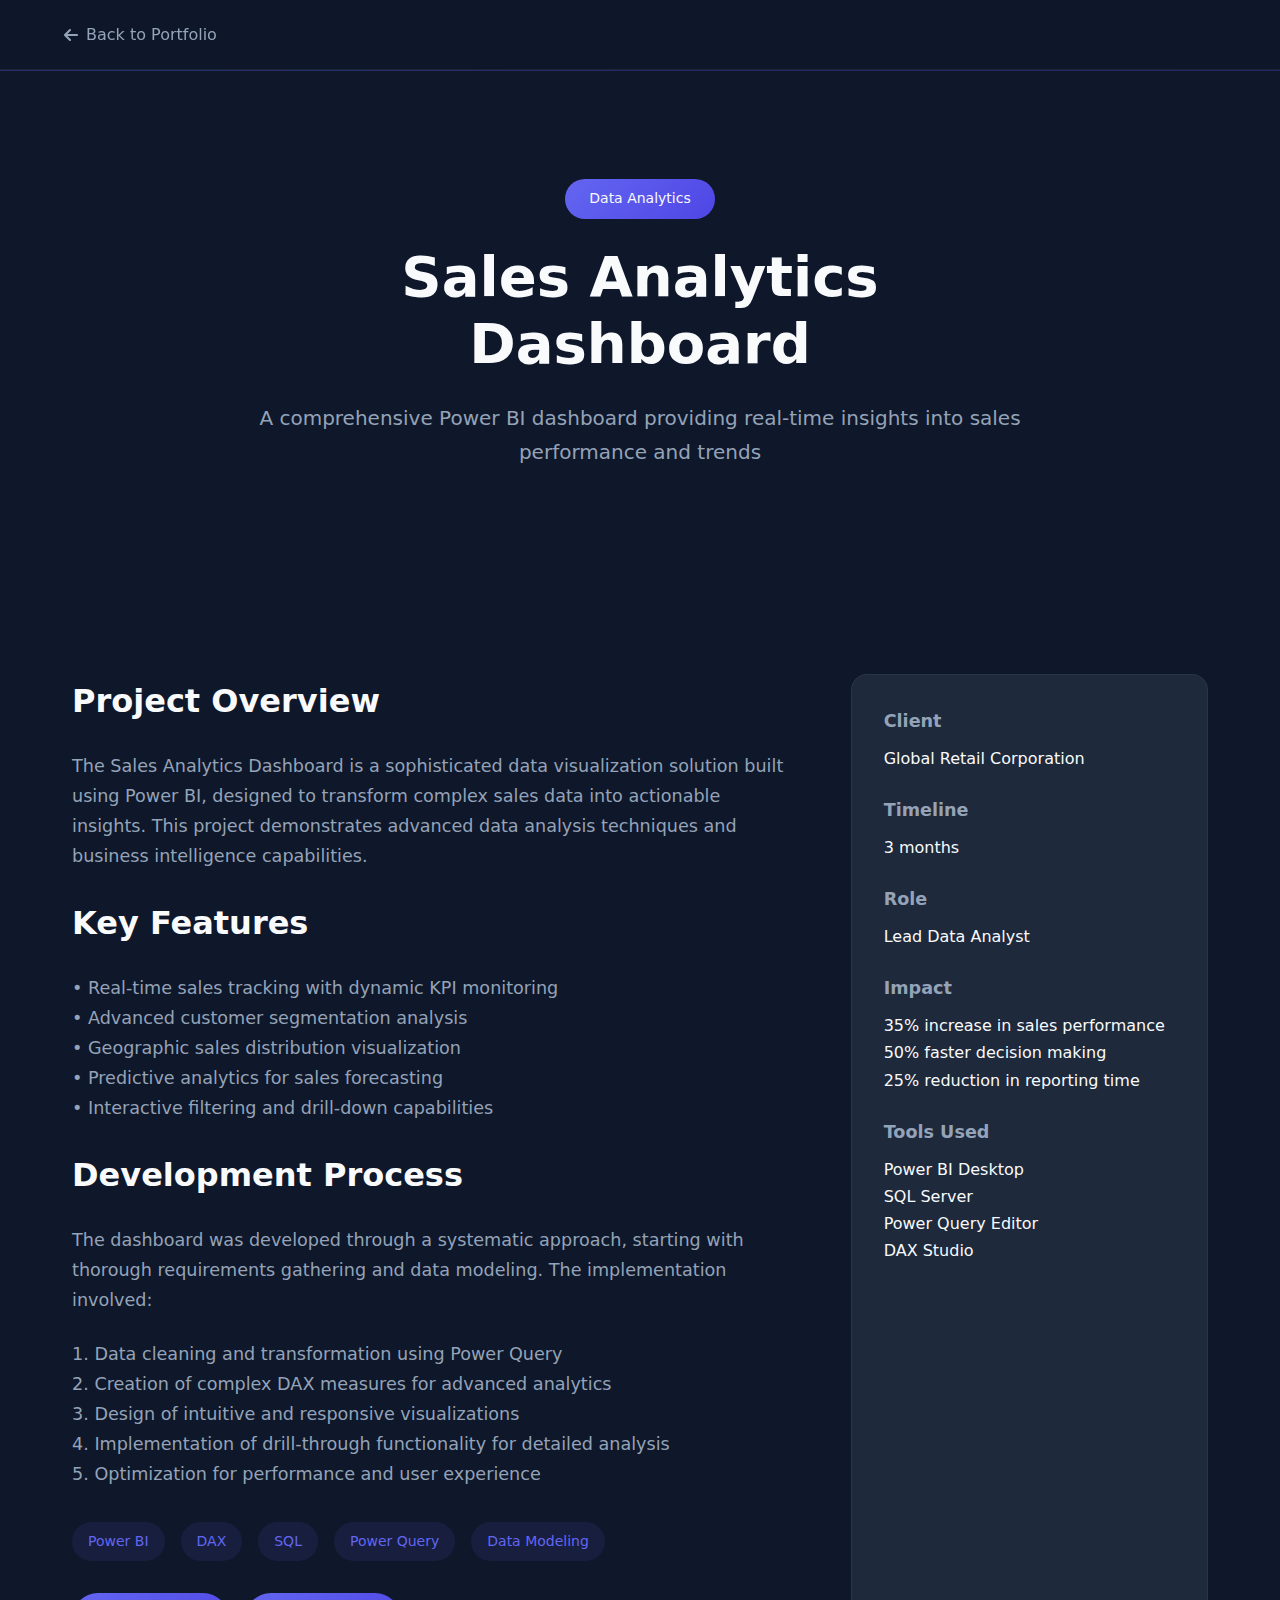
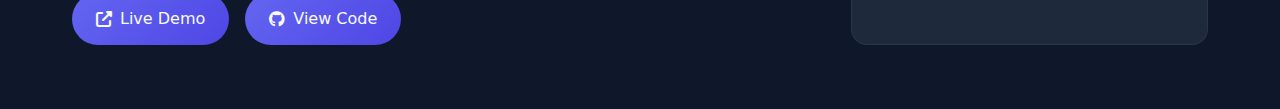
<file: project1.html>
<!DOCTYPE html>
<html lang="en" data-theme="dark">
<head>
    <meta charset="UTF-8">
    <meta name="viewport" content="width=device-width, initial-scale=1.0">
    <title>Sales Analytics Dashboard - Project Details</title>
    <link rel="stylesheet" href="https://cdnjs.cloudflare.com/ajax/libs/font-awesome/6.5.1/css/all.min.css">
    <style>
        :root {
            --text-primary: #f8fafc;
            --text-secondary: #94a3b8;
            --accent-primary: #6366f1;
            --accent-secondary: #4f46e5;
            --accent-gradient: linear-gradient(135deg, #6366f1 0%, #4f46e5 100%);
            --background-primary: #0f172a;
            --background-secondary: #1e293b;
            --card-shadow: 0 4px 6px -1px rgba(0, 0, 0, 0.1), 0 2px 4px -1px rgba(0, 0, 0, 0.06);
            --hover-shadow: 0 10px 25px -5px rgba(0, 0, 0, 0.1), 0 8px 10px -6px rgba(0, 0, 0, 0.1);
        }

        * {
            margin: 0;
            padding: 0;
            box-sizing: border-box;
        }

        body {
            font-family: 'Inter', system-ui, -apple-system, sans-serif;
            background: var(--background-primary);
            color: var(--text-primary);
            line-height: 1.7;
        }

        /* Navigation */
        .navbar {
            position: fixed;
            top: 0;
            left: 0;
            right: 0;
            height: 70px;
            background: rgba(15, 23, 42, 0.95);
            backdrop-filter: blur(10px);
            display: flex;
            justify-content: space-between;
            align-items: center;
            padding: 0 4rem;
            z-index: 1000;
            border-bottom: 1px solid rgba(148, 163, 184, 0.1);
        }

        .back-link {
            color: var(--text-secondary);
            text-decoration: none;
            display: flex;
            align-items: center;
            gap: 0.5rem;
            font-weight: 500;
            transition: color 0.3s ease;
        }

        .back-link:hover {
            color: var(--text-primary);
        }

        /* Project Banner */
        .project-banner {
            height: 60vh;
            background: linear-gradient(rgba(15, 23, 42, 0.8), rgba(15, 23, 42, 0.8)),
                        url('https://placehold.co/1920x1080') center/cover;
            display: flex;
            align-items: center;
            justify-content: center;
            padding: 0 4rem;
            margin-top: 70px;
            position: relative;
            overflow: hidden;
        }

        .project-banner::before {
            content: '';
            position: absolute;
            top: 0;
            left: 0;
            right: 0;
            height: 1px;
            background: var(--accent-gradient);
            opacity: 0.3;
        }

        .banner-content {
            text-align: center;
            max-width: 800px;
            z-index: 1;
        }

        .project-category {
            display: inline-block;
            background: var(--accent-gradient);
            padding: 0.5rem 1.5rem;
            border-radius: 50px;
            font-size: 0.875rem;
            font-weight: 500;
            margin-bottom: 1.5rem;
        }

        .banner-content h1 {
            font-size: 3.5rem;
            font-weight: 800;
            margin-bottom: 1.5rem;
            line-height: 1.2;
        }

        .banner-content p {
            font-size: 1.25rem;
            color: var(--text-secondary);
            margin-bottom: 2rem;
        }

        /* Project Details */
        .project-details {
            max-width: 1200px;
            margin: 4rem auto;
            padding: 0 2rem;
        }

        .details-grid {
            display: grid;
            grid-template-columns: 2fr 1fr;
            gap: 4rem;
            margin-top: 3rem;
        }

        .details-content h2 {
            font-size: 2rem;
            margin-bottom: 1.5rem;
            color: var(--text-primary);
        }

        .details-content p {
            color: var(--text-secondary);
            margin-bottom: 1.5rem;
            font-size: 1.1rem;
        }

        .project-credentials {
            background: var(--background-secondary);
            padding: 2rem;
            border-radius: 1rem;
            border: 1px solid rgba(148, 163, 184, 0.1);
        }

        .credential-item {
            margin-bottom: 1.5rem;
        }

        .credential-item h3 {
            font-size: 1.1rem;
            color: var(--text-secondary);
            margin-bottom: 0.5rem;
        }

        .credential-item p {
            color: var(--text-primary);
            font-weight: 500;
        }

        .tech-stack {
            display: flex;
            flex-wrap: wrap;
            gap: 1rem;
            margin-top: 2rem;
        }

        .tech-badge {
            background: rgba(99, 102, 241, 0.1);
            color: var(--accent-primary);
            padding: 0.5rem 1rem;
            border-radius: 50px;
            font-size: 0.875rem;
            font-weight: 500;
        }

        .project-links {
            display: flex;
            gap: 1rem;
            margin-top: 2rem;
        }

        .project-link {
            display: inline-flex;
            align-items: center;
            gap: 0.5rem;
            padding: 0.75rem 1.5rem;
            background: var(--accent-gradient);
            color: var(--text-primary);
            text-decoration: none;
            border-radius: 50px;
            font-weight: 500;
            transition: all 0.3s ease;
        }

        .project-link:hover {
            transform: translateY(-2px);
            box-shadow: var(--hover-shadow);
        }

        @media (max-width: 768px) {
            .navbar {
                padding: 0 2rem;
            }

            .project-banner {
                padding: 0 2rem;
                height: 50vh;
            }

            .banner-content h1 {
                font-size: 2.5rem;
            }

            .details-grid {
                grid-template-columns: 1fr;
                gap: 2rem;
            }
        }
    </style>
</head>
<body>
    <!-- Navigation -->
    <nav class="navbar">
        <a href="index.html" class="back-link">
            <i class="fas fa-arrow-left"></i>
            Back to Portfolio
        </a>
    </nav>

    <!-- Project Banner -->
    <section class="project-banner">
        <div class="banner-content">
            <span class="project-category">Data Analytics</span>
            <h1>Sales Analytics Dashboard</h1>
            <p>A comprehensive Power BI dashboard providing real-time insights into sales performance and trends</p>
        </div>
    </section>

    <!-- Project Details -->
    <section class="project-details">
        <div class="details-grid">
            <div class="details-content">
                <h2>Project Overview</h2>
                <p>The Sales Analytics Dashboard is a sophisticated data visualization solution built using Power BI, designed to transform complex sales data into actionable insights. This project demonstrates advanced data analysis techniques and business intelligence capabilities.</p>
                
                <h2>Key Features</h2>
                <p>• Real-time sales tracking with dynamic KPI monitoring<br>
                • Advanced customer segmentation analysis<br>
                • Geographic sales distribution visualization<br>
                • Predictive analytics for sales forecasting<br>
                • Interactive filtering and drill-down capabilities</p>

                <h2>Development Process</h2>
                <p>The dashboard was developed through a systematic approach, starting with thorough requirements gathering and data modeling. The implementation involved:</p>
                <p>1. Data cleaning and transformation using Power Query<br>
                2. Creation of complex DAX measures for advanced analytics<br>
                3. Design of intuitive and responsive visualizations<br>
                4. Implementation of drill-through functionality for detailed analysis<br>
                5. Optimization for performance and user experience</p>

                <div class="tech-stack">
                    <span class="tech-badge">Power BI</span>
                    <span class="tech-badge">DAX</span>
                    <span class="tech-badge">SQL</span>
                    <span class="tech-badge">Power Query</span>
                    <span class="tech-badge">Data Modeling</span>
                </div>

                <div class="project-links">
                    <a href="#" class="project-link">
                        <i class="fas fa-external-link-alt"></i>
                        Live Demo
                    </a>
                    <a href="#" class="project-link">
                        <i class="fab fa-github"></i>
                        View Code
                    </a>
                </div>
            </div>

            <div class="project-credentials">
                <div class="credential-item">
                    <h3>Client</h3>
                    <p>Global Retail Corporation</p>
                </div>
                <div class="credential-item">
                    <h3>Timeline</h3>
                    <p>3 months</p>
                </div>
                <div class="credential-item">
                    <h3>Role</h3>
                    <p>Lead Data Analyst</p>
                </div>
                <div class="credential-item">
                    <h3>Impact</h3>
                    <p>35% increase in sales performance<br>
                    50% faster decision making<br>
                    25% reduction in reporting time</p>
                </div>
                <div class="credential-item">
                    <h3>Tools Used</h3>
                    <p>Power BI Desktop<br>
                    SQL Server<br>
                    Power Query Editor<br>
                    DAX Studio</p>
                </div>
            </div>
        </div>
    </section>
</body>
</html>
</file>
